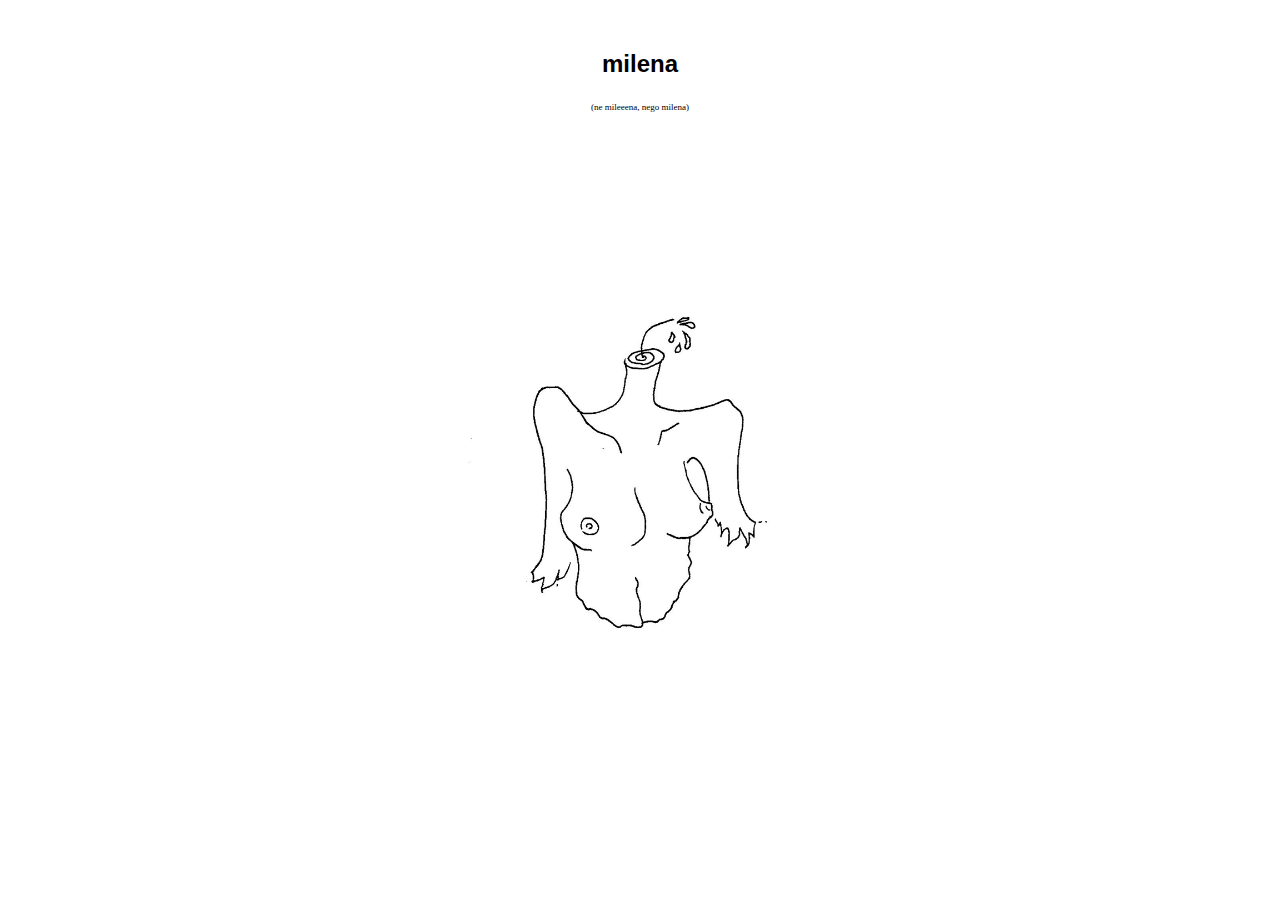
<file: index.html>
<!DOCTYPE html>
<html lang="en">
<head>
    <meta charset="UTF-8">
    <meta http-equiv="X-UA-Compatible" content="IE=edge">
    <meta name="viewport" content="width=device-width, initial-scale=1.0">
    <title>milena</title>
    <link rel="stylesheet" type="text/css" href="stilovi.css">
</head>

<body>

   <!-- <div id="naslov">
        <h1>bezglava ženska</h1>
    </div> -->

    <div id="naslov">
        <h1>milena</h1>
        <p id="ne">(ne mileeena, nego milena)</p>
    </div>

    <div id="gif">
       <a href="radovi.html"><img src="maligific.gif"></a> 
    </div>

   
</body>

</html>
</file>
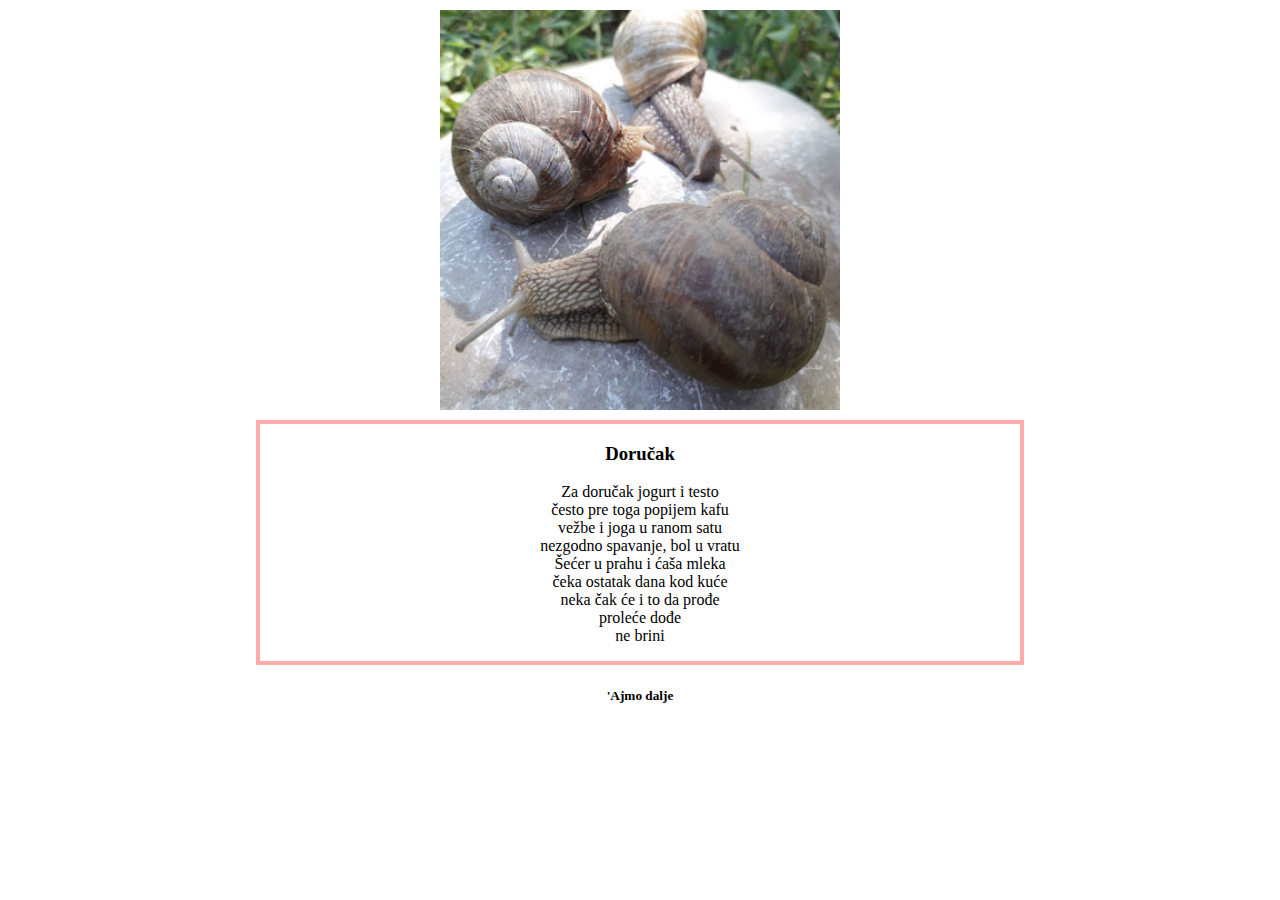
<file: dorucak.html>
<!DOCTYPE html>
<html lang="en">
<head>
    <meta charset="UTF-8">
    <meta name="viewport" content="width=device-width, initial-scale=1.0">
    <title>Doručak</title>
    <link rel="stylesheet" type="text/css" href="stilovi.css">
</head>
<body>
    <div>
        <img src="zpu.jpg" alt="">
        <div id="pesma">
        <h3>Doručak</h3> 
            <p>Za doručak <a target="_blank" href="[data-uri]">
                jogurt</a> i testo <br>
            često pre toga popijem kafu <br>
            vežbe i joga u ranom satu <br>
            nezgodno spavanje, bol u vratu <br>
            <a href="[data-uri]" target="_blank">
                Šećer u prahu</a> i ćaša mleka <br>
            čeka ostatak dana kod kuće <br>
            neka čak će i to da prođe <br>
            proleće dođe <br>
            <a href="https://www.youtube.com/watch?v=0b6inZfiGrw" target="_blank">ne brini</a> <br>
            </p> 
        </div>
    </div>
    <h5><a href="nokat.html" >'Ajmo dalje</a></h5>
</body>
</html>
</file>
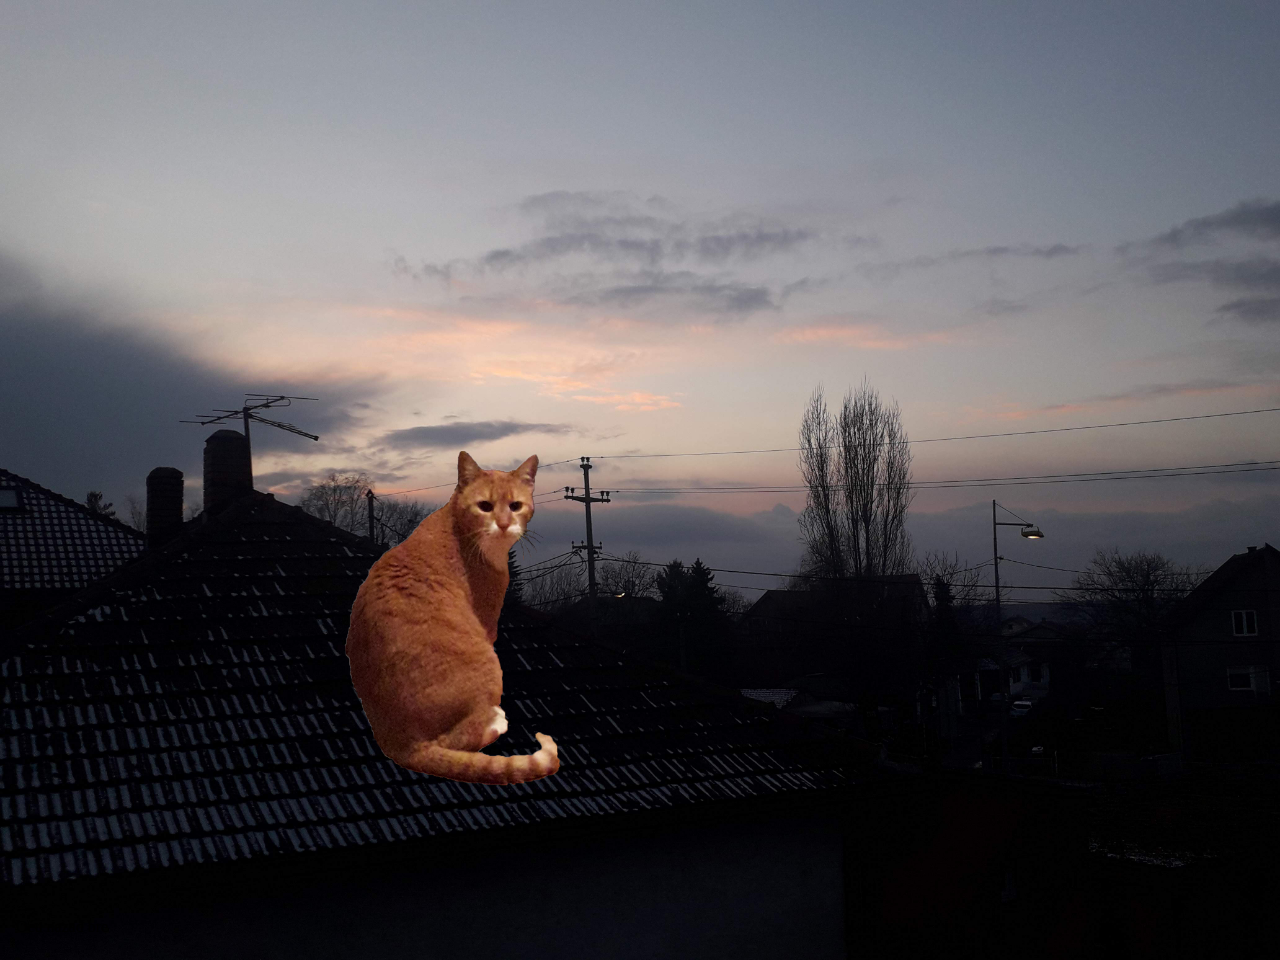
<file: fotosop.html>
<!DOCTYPE html>
<html lang="en">
<head>
    <meta charset="UTF-8">
    <meta http-equiv="X-UA-Compatible" content="IE=edge">
    <meta name="viewport" content="width=device-width, initial-scale=1.0">
    <title>fotošopčina</title>
    <link rel="stylesheet" type="text/css" href="stilovi.css">
</head>

<body id="fotosopcic">
<div id="zuca">
  <img  src="zuca.jpg" alt="">

    <div class="preko" id="nazad"> <p><a href="radovi.html" >Oću nazad bre</a></p></div>
</div>
</body>

</html>
</file>
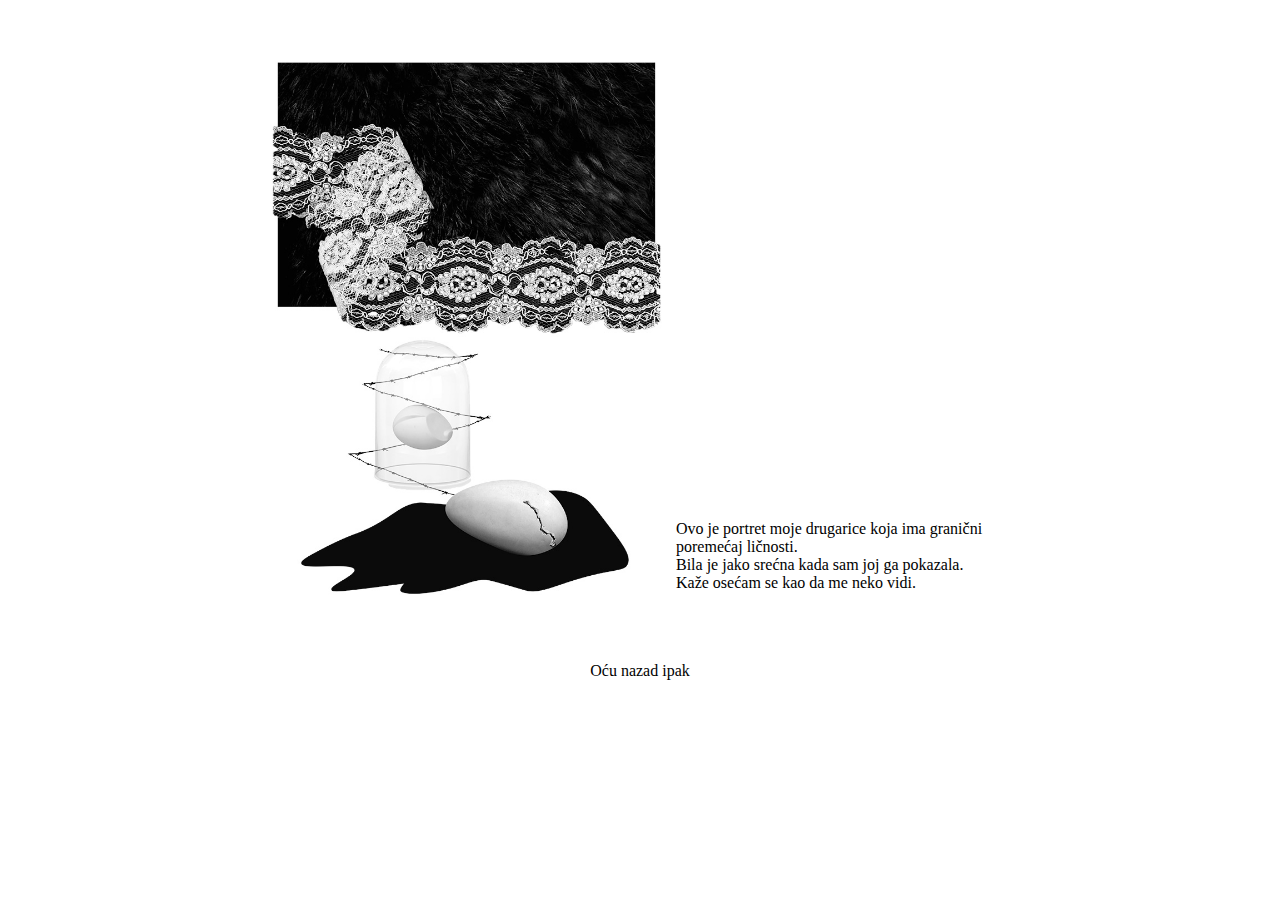
<file: kolazi.html>
<!DOCTYPE html>
<html lang="en">
<head>
    <meta charset="UTF-8">
    <meta http-equiv="X-UA-Compatible" content="IE=edge">
    <meta name="viewport" content="width=device-width, initial-scale=1.0">
    <title>kolažžžž</title>
    <link rel="stylesheet" type="text/css" href="stilovi.css">
</head>

<body>


   <div id="kolaz">
    <div><img src="kolaz.jpg" alt=""></div>
    <div><p>Ovo je portret moje drugarice koja ima granični poremećaj ličnosti. <br> Bila je jako srećna kada sam joj ga pokazala. <br> 
        Kaže osećam se kao da me neko vidi. </p></div>
   </div>

   <div  id="nazad"> <p><a href="radovi.html" >Oću nazad ipak</a></p></div>
   
</body>

</html>
</file>
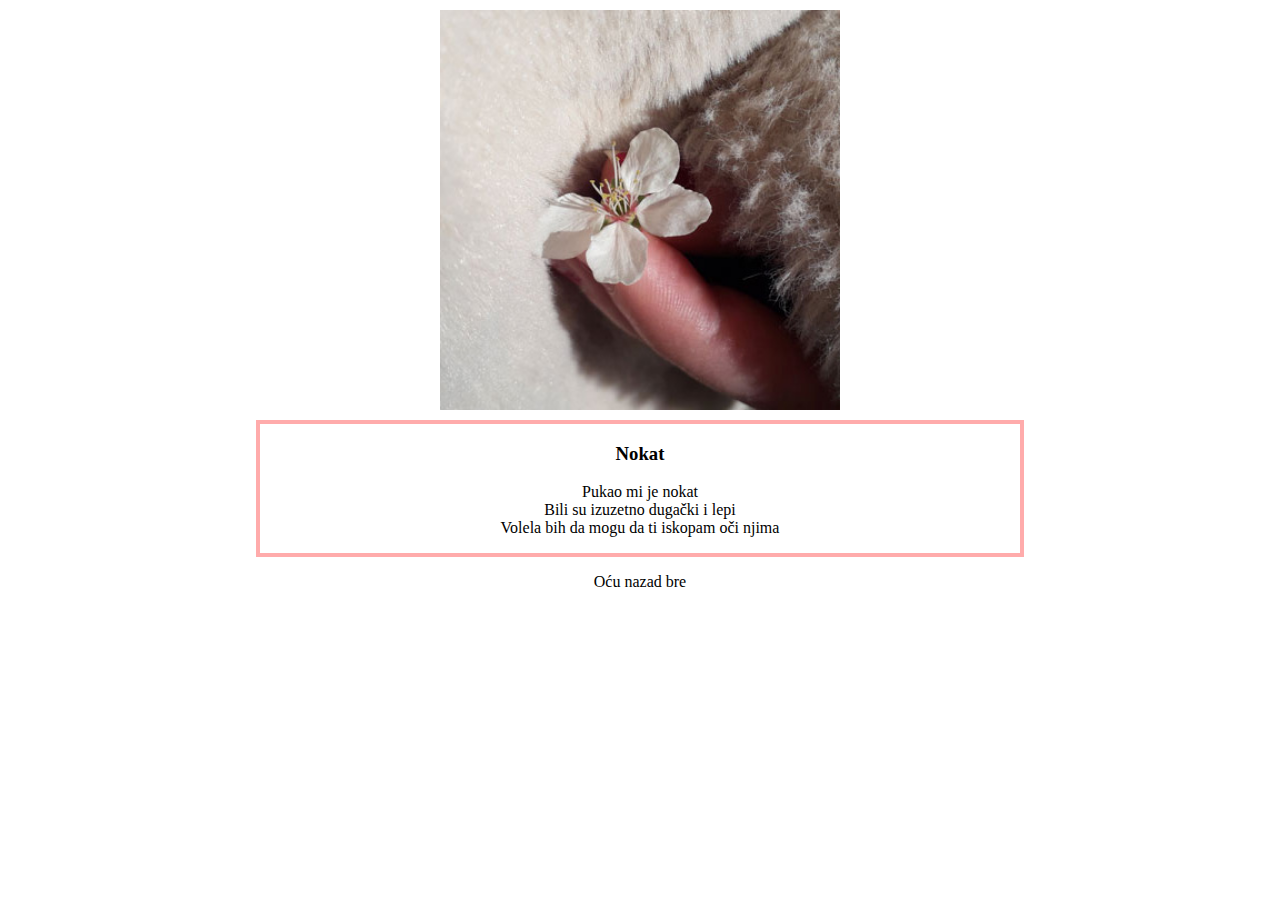
<file: nokat.html>
<!DOCTYPE html>
<html lang="en">
<head>
    <meta charset="UTF-8">
    <meta name="viewport" content="width=device-width, initial-scale=1.0">
    <title>Nokat</title>
    <link rel="stylesheet" type="text/css" href="stilovi.css">
</head>
<body>
    <img src="cvet.jpg" alt="">
    <div id="pesma">
        <h3>Nokat</h3>
        <p>Pukao mi je nokat <br>
            Bili su izuzetno dugački i lepi <br>
            Volela bih da mogu da ti iskopam oči njima</p>
    </div>

    <div  id="nazad"> <p><a href="radovi.html" >Oću nazad bre</a></p></div>
</body>
</html>
</file>
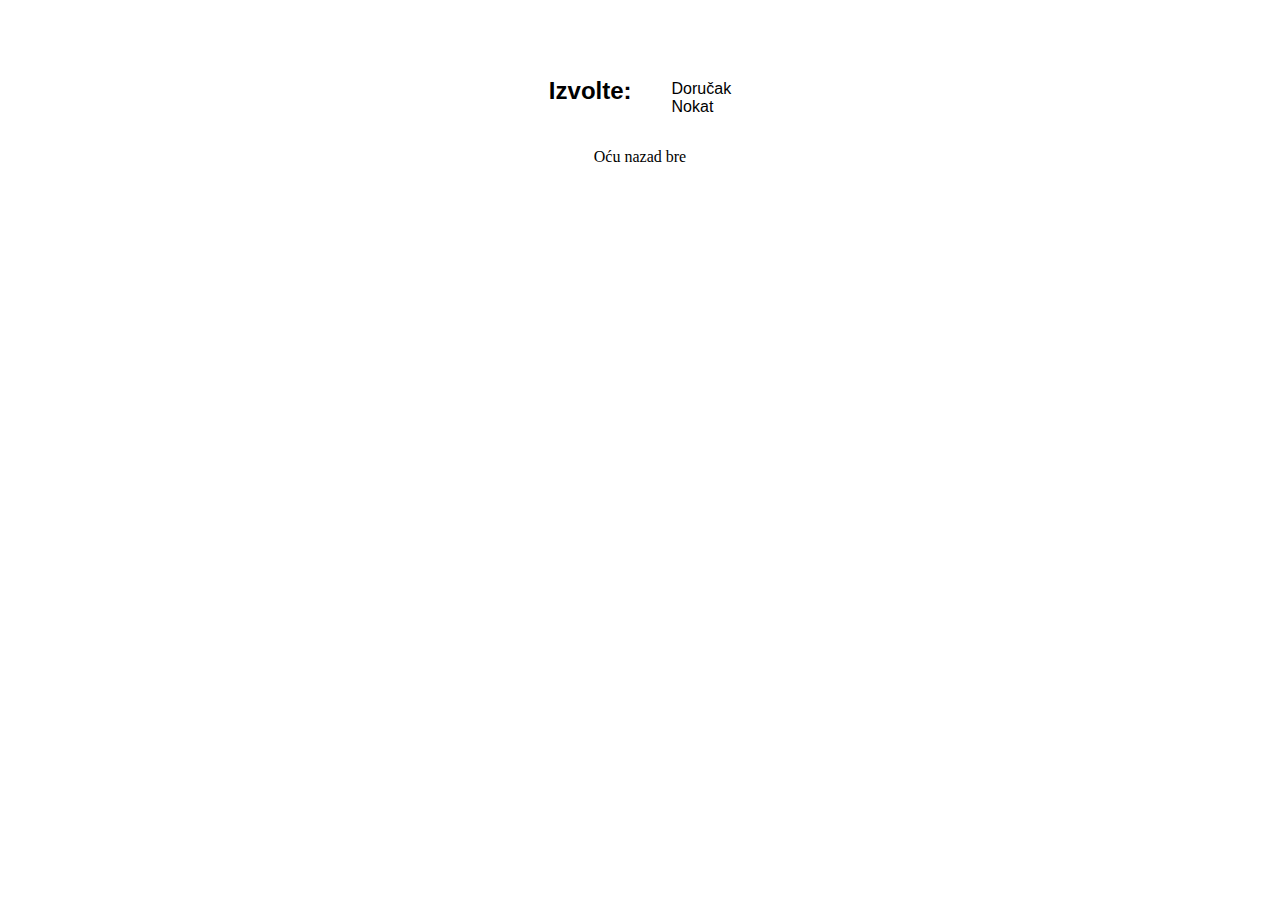
<file: pesme.html>
<!DOCTYPE html>
<html lang="en">
<head>
    <meta charset="UTF-8">
    <meta name="viewport" content="width=device-width, initial-scale=1.0">
    <title>pesmice</title>
    <link rel="stylesheet" type="text/css" href="stilovi.css">
</head>
<body>

 <div id="izvolte">
    <h2>Izvolte:</h2>
    <ul>
        <li><a href="dorucak.html" >Doručak</a></li>
        <li><a href="nokat.html" >Nokat</a></li>
    </ul>
 </div>

   <div  id="nazad"> <p><a href="radovi.html" >Oću nazad bre</a></p></div>
</body>
</html>
</file>
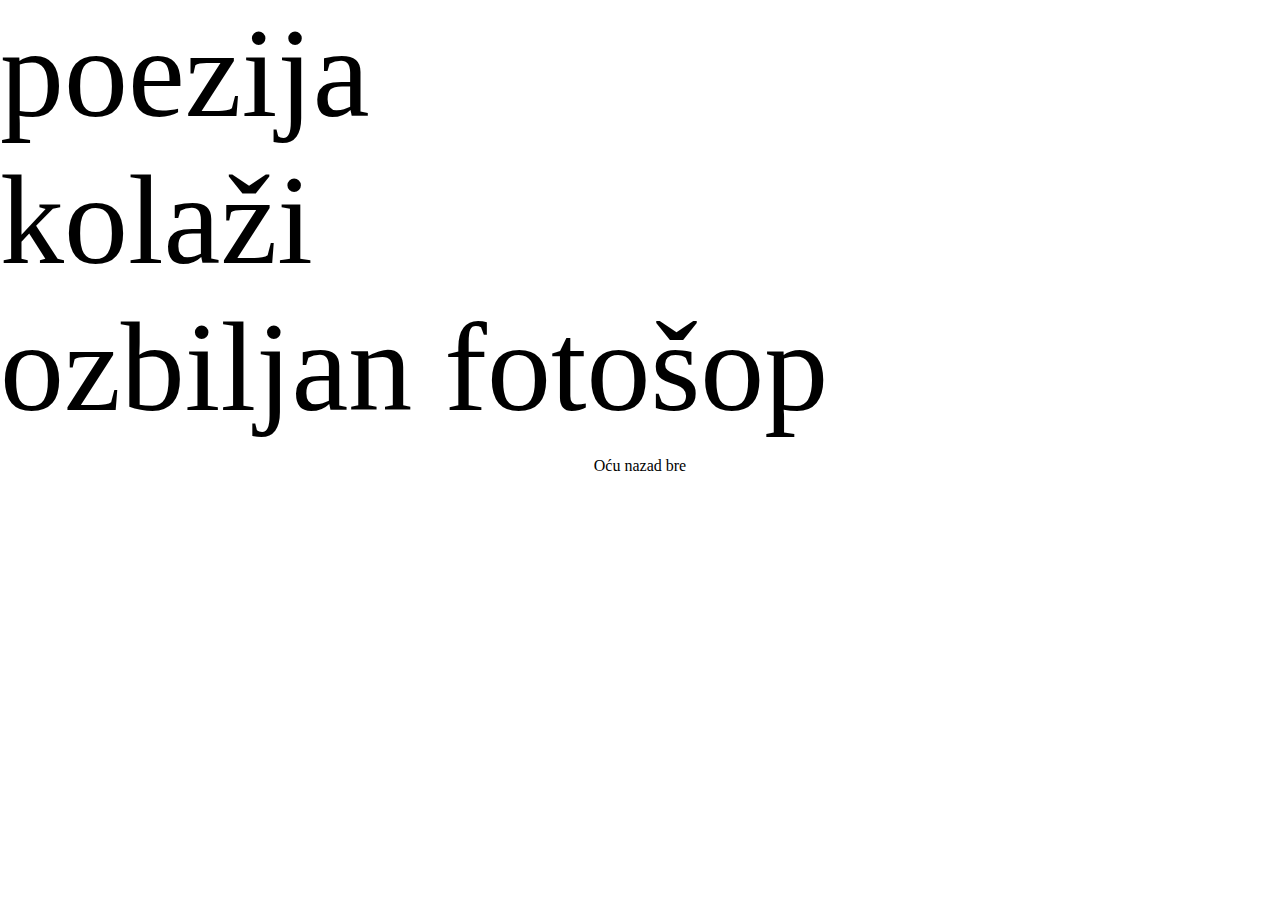
<file: radovi.html>
<!DOCTYPE html>
<html lang="en">
<head>
    <meta charset="UTF-8">
    <meta name="viewport" content="width=device-width, initial-scale=1.0">
    <title>kobajagi portfolio</title>
    <link rel="stylesheet" type="text/css" href="stilovi.css">
</head>
<body>


<div id="radovi">
 <div><a href="pesme.html">poezija</a></div>
 <div><a href="kolazi.html">kolaži</a></div>
 <div><a href="fotosop.html">ozbiljan fotošop</a></div>
</div>


   <div  id="nazad"> <p><a href="index.html" >Oću nazad bre</a></p></div>
</body>
</html>
</file>
<file: stilovi.css>
body{
    background-color: white;
    overflow: hidden;
    margin: 0;
}

#gif {
    height: 70vh;
    display: flex;
    align-items: center;
    justify-content: center;
}

#naslov {
    margin-top: 20px;
    display: flex;
    align-items: center;
    justify-content: center;
    padding: 30px;
    flex-direction: column;
}

h1 {
    font-family: Arial, Helvetica, sans-serif;
    font-size: 24px;
    color: black;
    margin: 0;
    padding-bottom: 15px;
}

a {
	color: black;
	text-decoration: none;
}

img {
	width: 400px;
}

#ne {
    font-size: xx-small;
}

/*pesme*/

body{
    background-color: white;
    overflow: hidden;
}

h2 {
    font-family: Arial, sans-serif;
    font-size: 24px;
    color: black;
    margin: 0;
    padding-bottom: 15px;
}

ul {
    font-family: Arial, sans-serif;
    list-style-type: none ;
}

a {
	color: black;
	text-decoration: none;
}

a:hover {
    color: rgb(255, 171, 171);
}

#nazad {
    display: flex;
    align-items: flex-end;
    justify-content: center;
}

#izvolte {
    margin-top: 5% ;
    display: flex;
    align-items: center;
    justify-content: center;
}

/*dorucak*/

body{
    background-color: white;
    overflow: hidden;
}

a {
	color: black;
	text-decoration: none;
}

a:hover {
    color: rgb(255, 171, 171);
}

img {
    display: block;
    margin-left: auto;
    margin-right: auto;
    padding: 10px;
}

#pesma {
    text-align: center;
  border: 4px solid rgb(255, 171, 171);
  margin-left: 20%;
  margin-right: 20%;
}

h5 {
    text-align: center;
}

/*nokat*/

body{
    background-color: white;
    overflow: hidden;
}

a {
	color: black;
	text-decoration: none;
}

a:hover {
    color: rgb(255, 171, 171);
}

img {
    display: block;
    margin-left: auto;
    margin-right: auto;
    padding: 10px;
}

#pesma {
    text-align: center;
  border: 4px solid rgb(255, 171, 171);
  margin-left: 20%;
  margin-right: 20%;
}

h5 {
    text-align: center;
}

/*radovi*/

#radovi {
    font-size: 10vw;
}


#kolaz {
    display: flex;
    flex-direction: row;
    align-items: end;
    margin: 3vw 20vw 3vw 20vw;
}


#zuca img{
    margin: 0;
    padding: 0;
width: 100vw;
}

#fotosopcic {
    overflow: scroll;
}

#zuca {
    position: relative;
    text-align: center;
    color: white;
  }
  
  .preko {
    position: absolute;
    bottom: 8px;
    left: 16px;
  }
</file>
